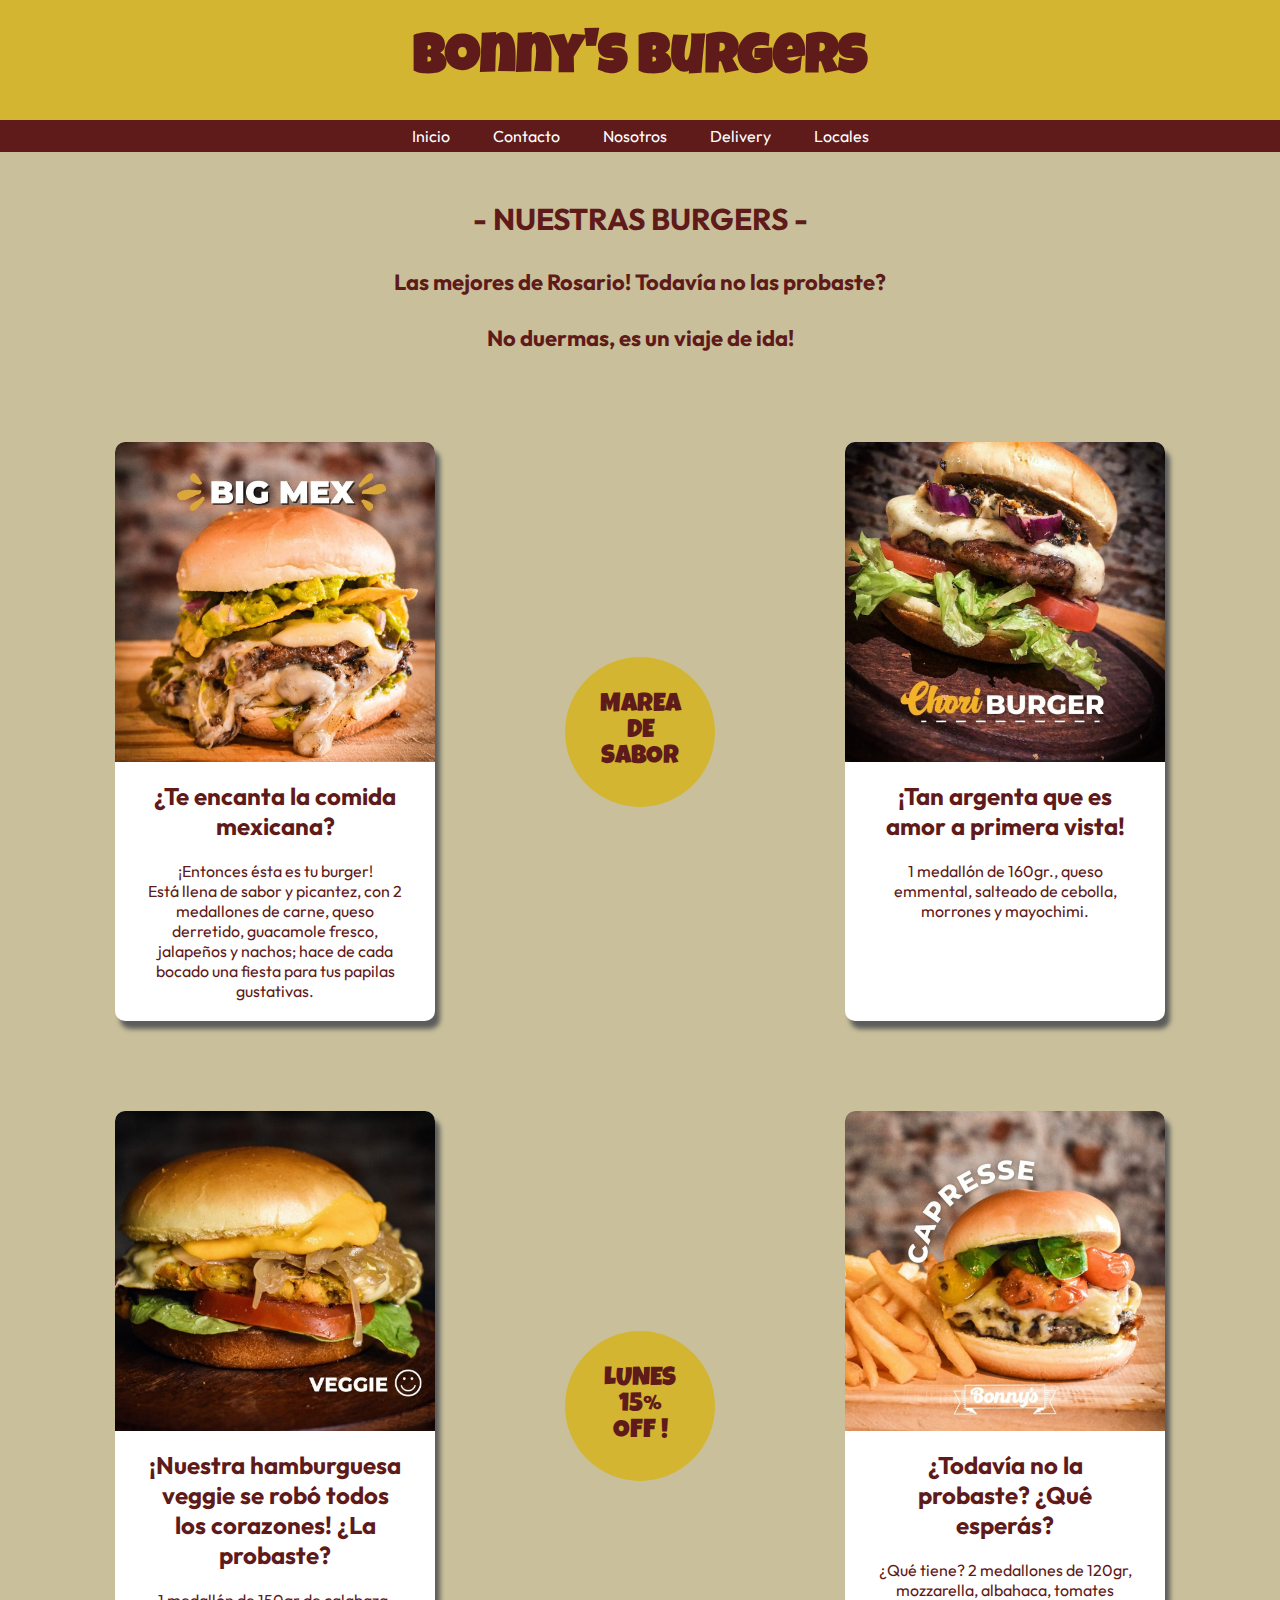
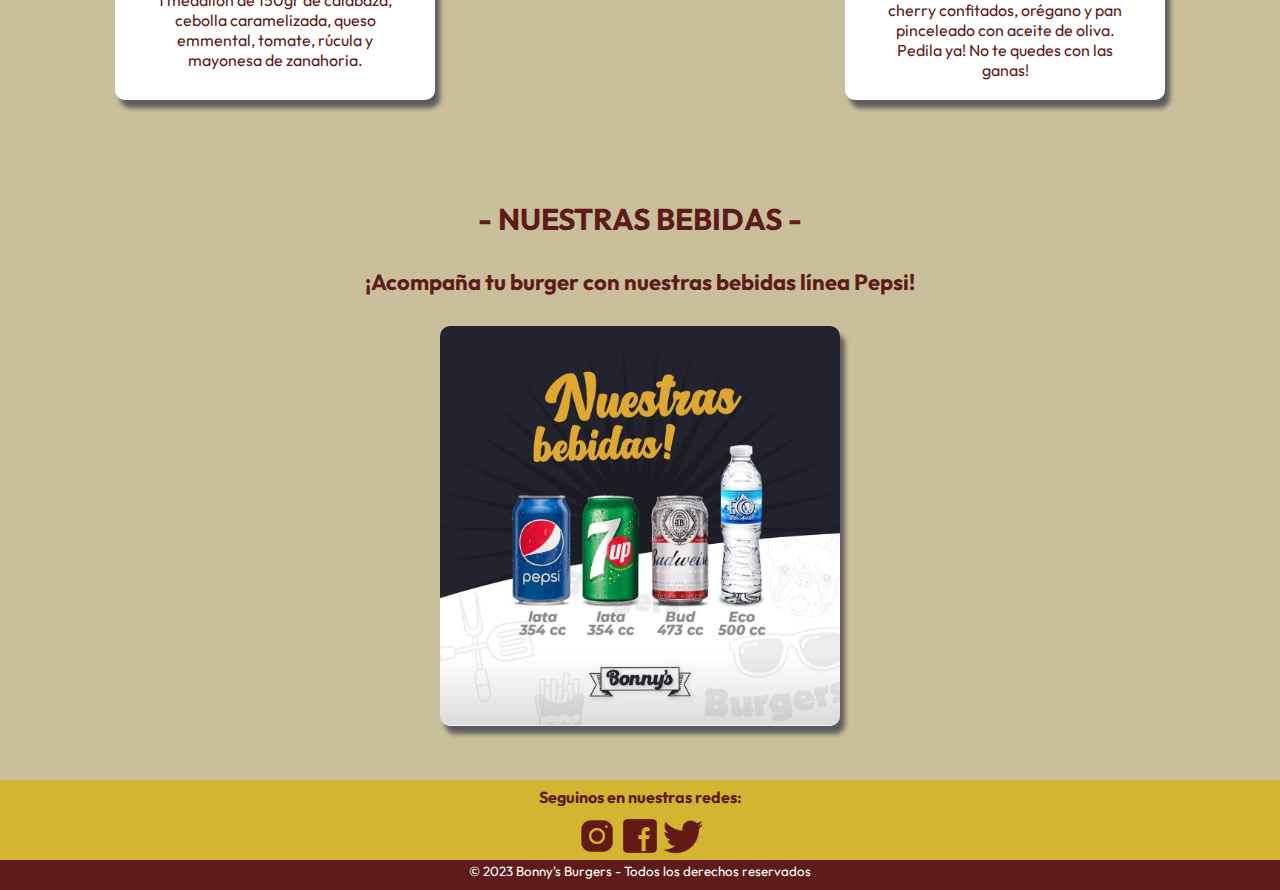
<file: index.html>
<!DOCTYPE html>
<html lang="es">
<head>
    <meta charset="UTF-8">
    <meta name="viewport" content="width=device-width, initial-scale=1.0">
    <meta name="description" content="Descubre una deliciosa experiencia gastronómica en nuestra página de hamburguesas. Desde hamburguesas clásicas con sabores auténticos hasta creaciones únicas que despiertan tus sentidos. ¡Las mejores hamburguesas de rosario">
    <meta name="keywords" content="Hamburguesas gourmet, Delivery de hamburguesas, Sabores únicos, Experiencia gastronómica, Comida rápida de calidad, Hamburguesas artesanales, Deliciosas opciones de hamburguesas, Pedido en línea de hamburguesas, Locales acogedores, Variedad de sabores, Ingredientes frescos, Hamburguesas personalizadas, Promociones especiales, Servicio de entrega a domicilio, Creaciones culinarias, Menú para todos los gustos, Hamburguesas jugosas.">
    <meta name="author" content="Mariano Gino Pignani">
    <meta name="copyright" content="Bonny's Burgers">
    <link rel="icon" type="image/png" href="img/icon.png">
    <link rel="stylesheet" href="https://cdnjs.cloudflare.com/ajax/libs/animate.css/4.1.1/animate.min.css">
    <link rel="stylesheet" href="css/estilos.css">
    <title>Bonnys Burgers</title>
</head>
<body>
    <!-- INICIO HEADER -->
    <header>
        <div class="encabezado">
            <h1 class="titulo"><a class="titulo" href="index.html"> Bonny's Burgers</a></h1>
            <nav class="barra">
                <ul class="listas">
                    <li class="lista"><a class="menu" href="index.html">Inicio</a></li>
                    <li class="lista"><a class="menu" href="pages/contacto.html">Contacto</a></li>
                    <li class="lista"><a class="menu" href="pages/nosotros.html">Nosotros</a></li>
                    <li class="lista"><a class="menu" href="pages/delivery.html">Delivery</a></li>
                    <li class="lista"><a class="menu" href="pages/locales.html">Locales</a></li>
                </ul>
            </nav>
        </div>    
    </header>
    <!-- FIN HEADER -->

    <!-- INICIO MAIN -->
    <main> 
        <h2 class="titlee animate__animated animate__bounce">- NUESTRAS BURGERS -</h2>
        <p class="pIndex">Las mejores de Rosario! Todavía no las probaste? <br><br>No duermas, es un viaje de ida!</p>
        <div class="contenedorImagenes">
            <div class="contenedor1">
                <div class="interna1">
                    <img class="hamb" src="img/mex.png" alt="hamburguesa mexicana" width="320px" height="320px">
                    <h2 class="subTitulo">¿Te encanta la comida mexicana?</h2>
                    <p class="parrafo">¡Entonces ésta es tu burger! <br>Está llena de sabor y picantez, con 2 medallones de carne, queso derretido, guacamole fresco, jalapeños y nachos; hace de cada bocado una fiesta para tus papilas gustativas.</p>
                </div>
                <div class="descuento animate__animated animate__heartBeat">
                    <p class="desc">MAREA <br>DE <br>SABOR</p>
                </div>
                <div class="interna2">
                    <img class="hamb" src="img/chori.png" alt="hamburguesa chori" width="320px" height="320px" >
                    <h2 class="subTitulo">¡Tan argenta que es amor a primera vista!</h2>
                    <p class="parrafo">1 medallón de 160gr., queso emmental, salteado de cebolla, morrones y mayochimi.</p>
                </div>
            </div> 
            <div class="contenedor2">   
                <div class="interna3">
                    <img class="hamb" src="img/veggie.png" alt="hamburguesa veggie" width="320px" height="320px">
                    <h2 class="subTitulo">¡Nuestra hamburguesa veggie se robó todos los corazones! ¿La probaste?</h2>
                    <p class="parrafo">1 medallón de 150gr de calabaza, cebolla caramelizada, queso emmental, tomate, rúcula y mayonesa de zanahoria.</p>
                </div>
                <div class="oferta animate__animated animate__heartBeat">
                    <p class="ofer">LUNES <br>15% <br>OFF !</p>
                </div>
                <div class="interna4">
                    <img class="hamb" src="img/capresse.png" alt="hamburguesa capresse" width="320px" height="320px">
                    <h2 class="subTitulo">¿Todavía no la probaste? ¿Qué esperás?</h2>
                    <p class="parrafo">¿Qué tiene? 2 medallones de 120gr, mozzarella, albahaca, tomates cherry confitados, orégano y pan pinceleado con aceite de oliva. Pedila ya! No te quedes con las ganas!</p>
                </div>
                </div>
        </div>
        <div class="contBebidas">
            <h2 class="bebidas">- NUESTRAS BEBIDAS -</h2>
            <p class="pBebidas">¡Acompaña tu burger con nuestras bebidas línea Pepsi!</p>
            <img class="imgBebidas" src="img/bebidas.png" alt="bebidas" width="400px" height="400px">
        </div>
    </main>
    <!-- FIN MAIN -->

    <!-- INICIO FOOTER -->
    <footer>
        <div class="contFoot">
            <p class="redes"><strong>Seguinos en nuestras redes:</strong></p>
            <div class="iconos">
                <a href="https://www.instagram.com/" target="_blank"><img class="icon" src="img/insta.png" alt="instagram" width="40px" height="40px"></a>
                <a href="https://www.facebook.com/" target="_blank"><img class="icon" src="img/face.png" alt="facebook" width="40px" height="40px"></a>
                <a href="https://twitter.com/" target="_blank"><img class="icon" src="img/tw.png" alt="twitter" width="40px" height="40px"></a>
            </div>
            
            <div class="copy">
                <small class="copyText">&#169 2023 Bonny's Burgers - Todos los derechos reservados</small>
            </div> 
        </div>
    </footer>
    <!-- FIN FOOTER -->
</body>
</html>
</file>
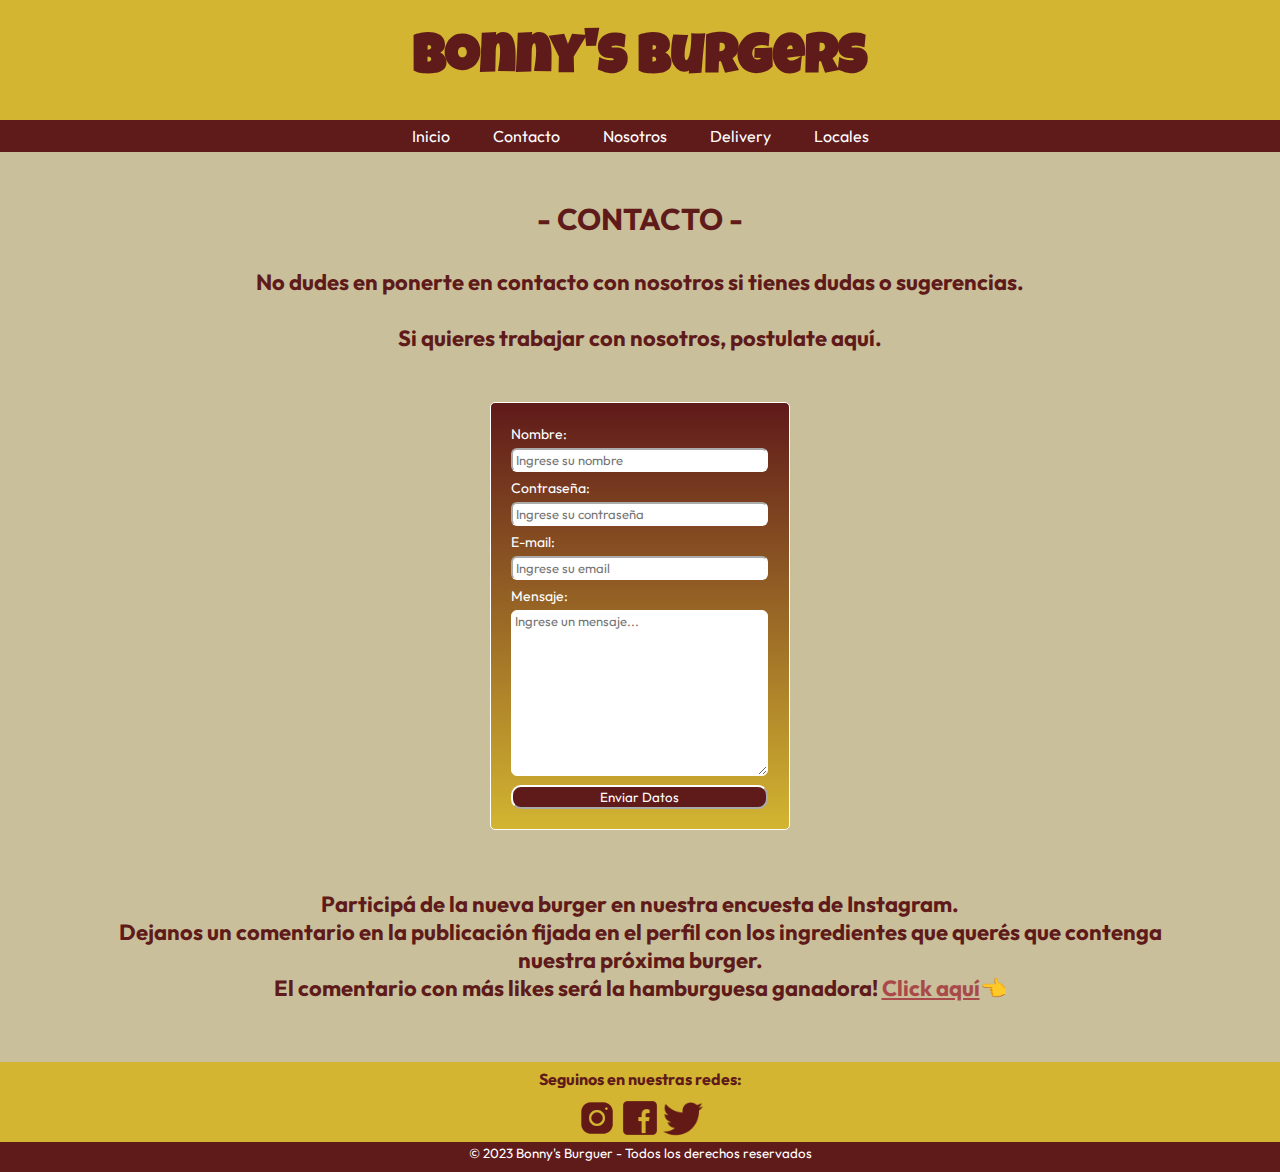
<file: pages/contacto.html>
<!DOCTYPE html>
<html lang="es">
<head>
    <meta charset="UTF-8">
    <meta name="viewport" content="width=device-width, initial-scale=1.0">
    <meta name="description" content="Conéctate con nosotros a través de nuestra página de contacto y comparte tus preguntas, comentarios o simplemente tu amor por las hamburguesas. Estamos aquí para atenderte y hacer de tu experiencia algo extraordinario. ¡Envíanos un mensaje y déjanos saber cómo podemos hacer que tu próxima visita sea aún más deliciosa!">
    <meta name="keywords" content="Contacto, Información de contacto, Comunicarse con nosotros, Consultas y sugerencias, Formulario de contacto, Atención al cliente, Teléfono de contacto, Correo electrónico para consultas, Redes sociales, Preguntas frecuentes, Asistencia al cliente.">
    <meta name="author" content="Mariano Gino Pignani">
    <meta name="copyright" content="Bonny's Burgers">
    <link rel="icon" type="image/png" href="../img/icon.png">
    <link rel="stylesheet" href="https://cdnjs.cloudflare.com/ajax/libs/animate.css/4.1.1/animate.min.css">
    <link rel="stylesheet" href="../css/estilos.css">
    <title>Contacto</title>
</head>
<body>
    <!-- INICIO HEADER -->
    <header>
        <div class="encabezado">
            <h1 class="titulo"><a class="titulo" href="../index.html"> Bonny's Burgers</a></h1>
            <nav class="barra">
                <ul class="listas">
                    <li class="lista"><a class="menu" href="../index.html">Inicio</a></li>
                    <li class="lista"><a class="menu" href="contacto.html">Contacto</a></li>
                    <li class="lista"><a class="menu" href="nosotros.html">Nosotros</a></li>
                    <li class="lista"><a class="menu" href="delivery.html">Delivery</a></li>
                    <li class="lista"><a class="menu" href="locales.html">Locales</a></li>
                </ul>
            </nav>
        </div>
    </header>
    <!-- FIN HEADER -->

    <!-- INICIO MAIN -->
    <main>
        <h2 class="contacto animate__animated animate__bounce">- CONTACTO -</h2>
        <p class="pContacto">No dudes en ponerte en contacto con nosotros si tienes dudas o sugerencias. <br><br> Si quieres trabajar con nosotros, postulate aquí.</p>
        <div class="form">
            <form class="formulario">
                <div>
                    <label class="label" for="nombre">Nombre:</label><br>
                    <input type="text" placeholder="Ingrese su nombre" class="input">
                </div> 
                <div>
                    <label class="label" for="contraseña">Contraseña:</label><br>
                    <input type="password" placeholder="Ingrese su contraseña" class="input">
                </div> 
                <div>
                    <label class="label" for="email">E-mail:</label><br>
                    <input type="email" placeholder="Ingrese su email" class="input">
                </div> 
                <div>
                    <label class="label" for="mensaje">Mensaje:</label><br>
                    <textarea placeholder="Ingrese un mensaje..." cols="30" rows="10" class="input"></textarea>
                </div> 
                <button class="enviar">Enviar Datos</button>
            </div>
        </form> 
        <p class="encuesta">Participá de la nueva burger en nuestra encuesta de Instagram. <br>Dejanos un comentario en la publicación fijada en el perfil con los ingredientes que querés que contenga nuestra próxima burger. <br>El comentario con más likes será la hamburguesa ganadora! <a class="click" href="https://www.instagram.com/" target="_blank"> Click aquí</a>👈 </p>
    </main>
    <!-- FIN MAIN -->

    <!-- INICIO FOOTER -->
    <footer>
        <div class="contFoot">
            <p class="redes"><strong>Seguinos en nuestras redes:</strong></p>
            <div class="iconos">
                    <a href="https://www.instagram.com/" target="_blank"><img src="../img/insta.png" alt="instagram" class="icon"></a>
                    <a href="https://www.facebook.com/" target="_blank"><img src="../img/face.png" alt="facebook" class="icon"></a>
                    <a href="https://twitter.com/" target="_blank"><img src="../img/tw.png" alt="twitter" class="icon"></a>
            </div>
            
            <div class="copy">
                <small class="copyText">&#169 2023 Bonny's Burguer - Todos los derechos reservados</small>
            </div> 
        </div>
    </footer>
    <!-- FIN FOOTER -->
</body>
</html>
</file>
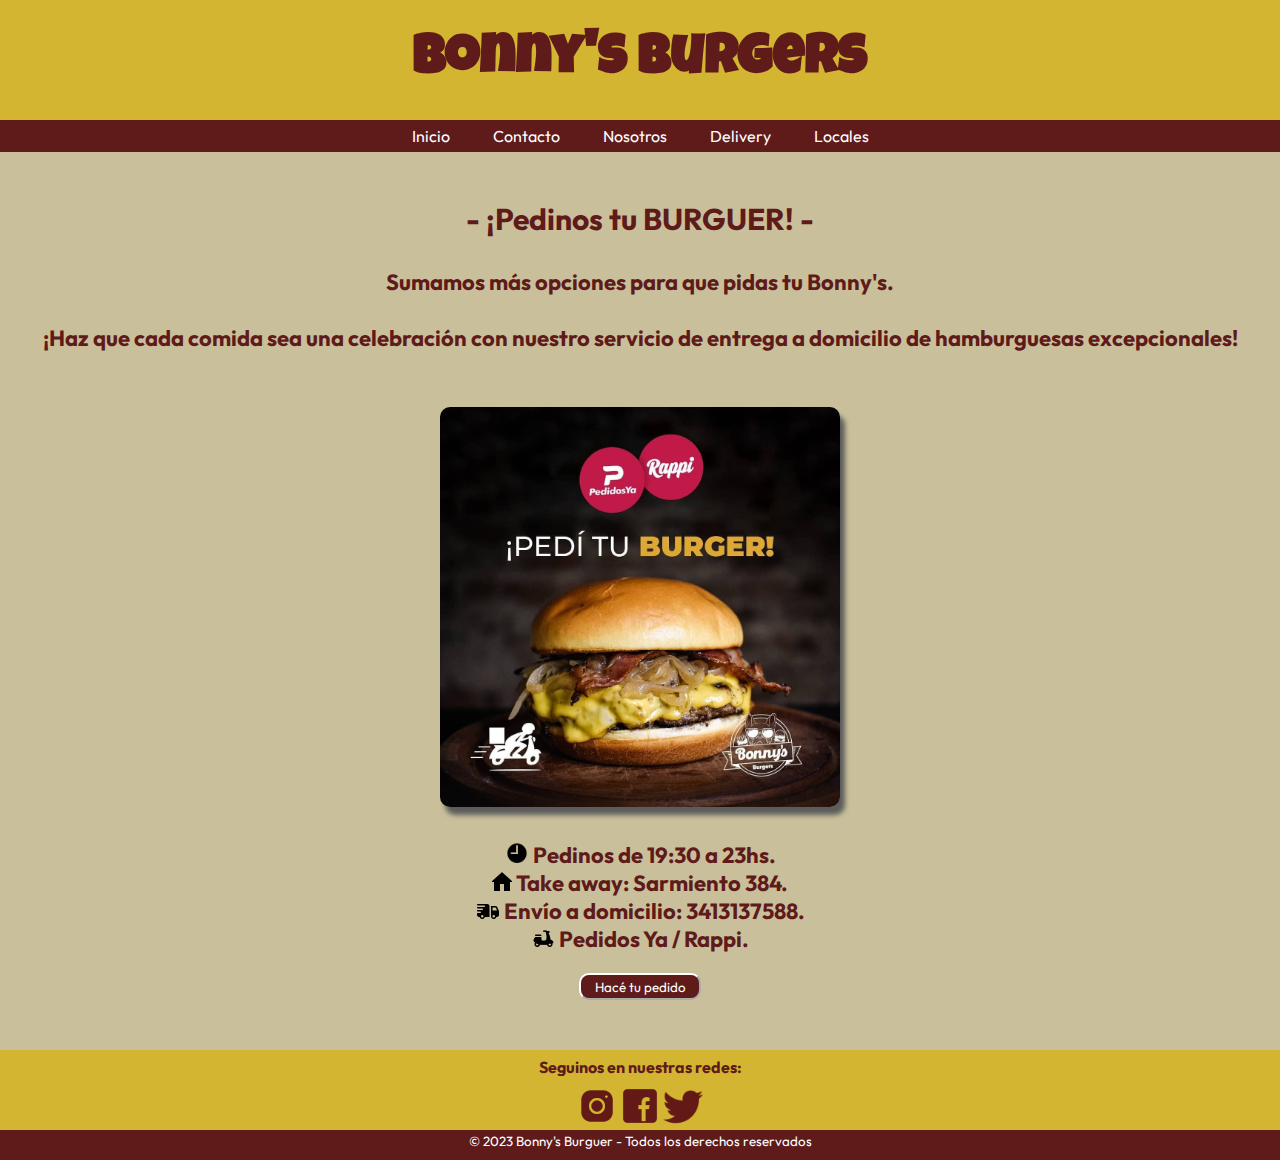
<file: pages/delivery.html>
<!DOCTYPE html>
<html lang="es">
<head>
    <meta charset="UTF-8">
    <meta name="viewport" content="width=device-width, initial-scale=1.0">
    <meta name="description" content="Disfruta de la comodidad de la entrega a domicilio desde nuestra página de delivery de hamburguesas. Realiza tu pedido en línea con facilidad y déjanos llevar la experiencia culinaria a la comodidad de tu hogar. Rápido, fácil y delicioso. ¡Haz que cada comida sea una celebración con nuestro servicio de entrega a domicilio de hamburguesas excepcionales!">
    <meta name="keywords" content="Delivery, Entrega a domicilio, Pedido en línea, Comida a domicilio, Servicio de entrega, Menú de entrega, Rápido y fácil, Entrega rápida, Opciones de entrega, Pedido en línea de hamburguesas, Envío a domicilio, Comida rápida a domicilio, Entrega rápida de hamburguesas, Pedir comida en línea, Entrega de comida deliciosa, Pedido fácil de hamburguesas, Servicio de entrega eficiente, Hamburguesas en la puerta de tu casa.">
    <meta name="author" content="Mariano Gino Pignani">
    <meta name="copyright" content="Bonny's Burgers">
    <link rel="icon" type="image/png" href="../img/icon.png">
    <link rel="stylesheet" href="https://cdnjs.cloudflare.com/ajax/libs/animate.css/4.1.1/animate.min.css">
    <link rel="stylesheet" href="../css/estilos.css">
    <title>Delivery</title>
</head>
<body>
    <!-- INICIO HEADER -->
    <header>
        <div class="encabezado">
            <h1 class="titulo"><a class="titulo" href="../index.html"> Bonny's Burgers</a></h1>
            <nav class="barra">
                <ul class="listas">
                    <li class="lista"><a class="menu" href="../index.html">Inicio</a></li>
                    <li class="lista"><a class="menu" href="contacto.html">Contacto</a></li>
                    <li class="lista"><a class="menu" href="nosotros.html">Nosotros</a></li>
                    <li class="lista"><a class="menu" href="delivery.html">Delivery</a></li>
                    <li class="lista"><a class="menu" href="locales.html">Locales</a></li>
                </ul>
            </nav>
        </div>
    </header>
    <!-- FIN HEADER -->

    <!-- INICIO MAIN -->
    <main>
        <div>
            <h2 class="h2 animate__animated animate__bounce">- ¡Pedinos tu BURGUER! -</h2>
            <p class="pH2">Sumamos más opciones para que pidas tu Bonny's. <br><br>¡Haz que cada comida sea una celebración con nuestro servicio de entrega a domicilio de hamburguesas excepcionales!</p>
            <div class="imgPedidos">
                <img class="fotoPedido" src="../img/delivery.png" alt="delivery" width="400px" height="400px">
            </div>
            <div class="textt">
                <p class="texto"><img src="../img/reloj.png" alt="reloj" width="24px">  Pedinos de 19:30 a 23hs. <br> <img src="../img/casaa.png" alt="local"> Take away: Sarmiento 384. <br><img src="../img/camion.png" alt="camion" width="24px"> Envío a domicilio: 3413137588. <br><img src="../img/moto.png" alt="moto" width="24px"> Pedidos Ya / Rappi.</p>
            </div>
            <div class="contBoton">
                <a href="https://pedidosya.com.ar/" target="_blank"><button class="botonPedido">Hacé tu pedido</button></a>
            </div>
        </div>
    </main>
    <!-- FIN MAIN -->

    <!-- INICIO FOOTER -->
    <footer>
        <div class="contFoot">
            <p class="redes"><strong>Seguinos en nuestras redes:</strong></p>
            <div class="iconos">
                    <a href="https://www.instagram.com/" target="_blank"><img class="icon" src="../img/insta.png" alt="instagram" width="40px" height="40px"></a>
                    <a href="https://www.facebook.com/" target="_blank"><img class="icon" src="../img/face.png" alt="facebook" width="40px" height="40px"></a>       
                    <a href="https://twitter.com/" target="_blank"><img class="icon" src="../img/tw.png" alt="twitter" width="40px" height="40px"></a>  
            </div>   
            <div class="copy">
                <small class="copyText">&#169 2023 Bonny's Burguer - Todos los derechos reservados</small>
            </div>
        </div>
    </footer>
    <!-- FIN FOOTER -->
</body>
</html>
</file>
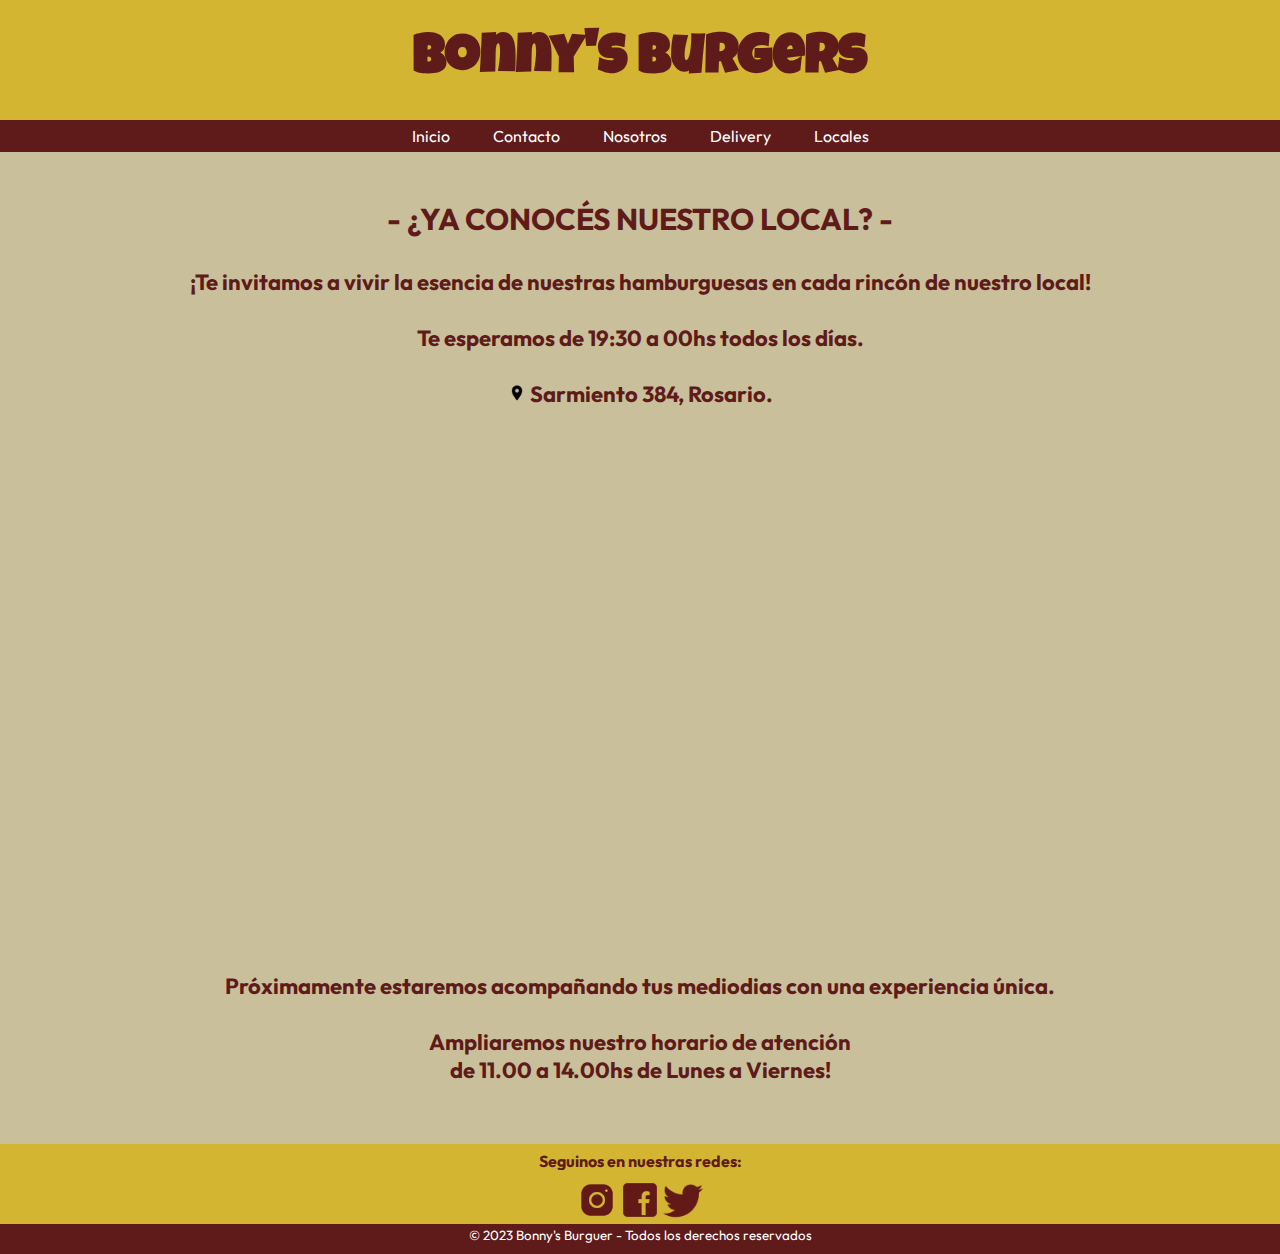
<file: pages/locales.html>
<!DOCTYPE html>
<html lang="es">
<head>
    <meta charset="UTF-8">
    <meta name="viewport" content="width=device-width, initial-scale=1.0">
    <meta name="description" content="Explora nuestro encantador locale y sumérgete en su ambiente acogedor. Descubre un espacio donde la pasión por las hamburguesas se encuentra con la hospitalidad. Nuestro local está diseñado para ofrecer experiencias únicas, desde la primera mordida hasta el último momento. ¡Te invitamos a vivir la esencia de nuestras hamburguesas en cada rincón de nuestro local!">
    <meta name="keywords" content="Local, Hamburguesería, Ubicación, Ambiente acogedor, Experiencia gastronómica, Menú del local, Visitar el local, Degustar en el local, Comer en el local, Retiro por local, Delicias locales.">
    <meta name="author" content="Mariano Gino Pignani">
    <meta name="copyright" content="Bonny's Burgers">
    <link rel="icon" type="image/png" href="../img/icon.png">
    <link rel="stylesheet" href="https://cdnjs.cloudflare.com/ajax/libs/animate.css/4.1.1/animate.min.css">
    <link rel="stylesheet" href="../css/estilos.css">
    <title>Locales</title>
</head>
<body>
    <!-- INICIO HEADER -->
    <header>
        <div class="encabezado">
            <h1 class="titulo"><a class="titulo" href="../index.html"> Bonny's Burgers</a></h1>
            <nav class="barra">
                <ul class="listas">
                    <li class="lista"><a class="menu" href="../index.html">Inicio</a></li>
                    <li class="lista"><a class="menu" href="contacto.html">Contacto</a></li>
                    <li class="lista"><a class="menu" href="nosotros.html">Nosotros</a></li>
                    <li class="lista"><a class="menu" href="delivery.html">Delivery</a></li>
                    <li class="lista"><a class="menu" href="locales.html">Locales</a></li>
                </ul>
            </nav>
        </div>
    </header>
    <!-- FIN HEADER -->

    <!-- INICIO MAIN -->
    <main>
        <h2 class="local animate__animated animate__bounce">- ¿YA CONOCÉS NUESTRO LOCAL? -</h2>
        <p class="pLocal">¡Te invitamos a vivir la esencia de nuestras hamburguesas en cada rincón de nuestro local! <br><br>Te esperamos de 19:30 a 00hs todos los días. <br><br><img src="../img/marcador.png" alt="" width="18px"> Sarmiento 384, Rosario.</p>
        <div class="contMapa">
            <iframe class="mapa" src="https://www.google.com/maps/embed?pb=!1m18!1m12!1m3!1d3348.3551144572775!2d-60.639653024976234!3d-32.94163257163421!2m3!1f0!2f0!3f0!3m2!1i1024!2i768!4f13.1!3m3!1m2!1s0x95b7ab2261b12747%3A0xc0e3056bacd89478!2sSarmiento%20384%2C%20S2000%20Rosario%2C%20Santa%20Fe!5e0!3m2!1ses!2sar!4v1700529396173!5m2!1ses!2sar" width="600" height="450" style="border:0;" allowfullscreen="" loading="lazy" referrerpolicy="no-referrer-when-downgrade"></iframe>
        </div>
        
        <p class="prox"> Próximamente estaremos acompañando tus mediodias con una experiencia única. <br><br>Ampliaremos nuestro horario de atención <br>de 11.00 a 14.00hs de Lunes a Viernes!</p>
        
    </main>
    <!-- FIN MAIN -->

    <!-- INICIO FOOTER -->
    <footer>
        <div class="contFoot">
            <p class="redes"><strong>Seguinos en nuestras redes:</strong></p>
            <div class="iconos">
                <a href="https://www.instagram.com/" target="_blank"><img class="icon" src="../img/insta.png" alt="instagram" width="40px" height="40px"></a>
                <a href="https://www.facebook.com/" target="_blank"><img class="icon" src="../img/face.png" alt="facebook" width="40px" height="40px"></a>
                <a href="https://twitter.com/" target="_blank"><img class="icon" src="../img/tw.png" alt="twitter" width="40px" height="40px"></a>
            </div>
            <div class="copy">
                <small class="copyText">&#169 2023 Bonny's Burguer - Todos los derechos reservados</small>
            </div>
        </div>
    </footer>
    <!-- FIN FOOTER -->
</body>
</html>
</file>
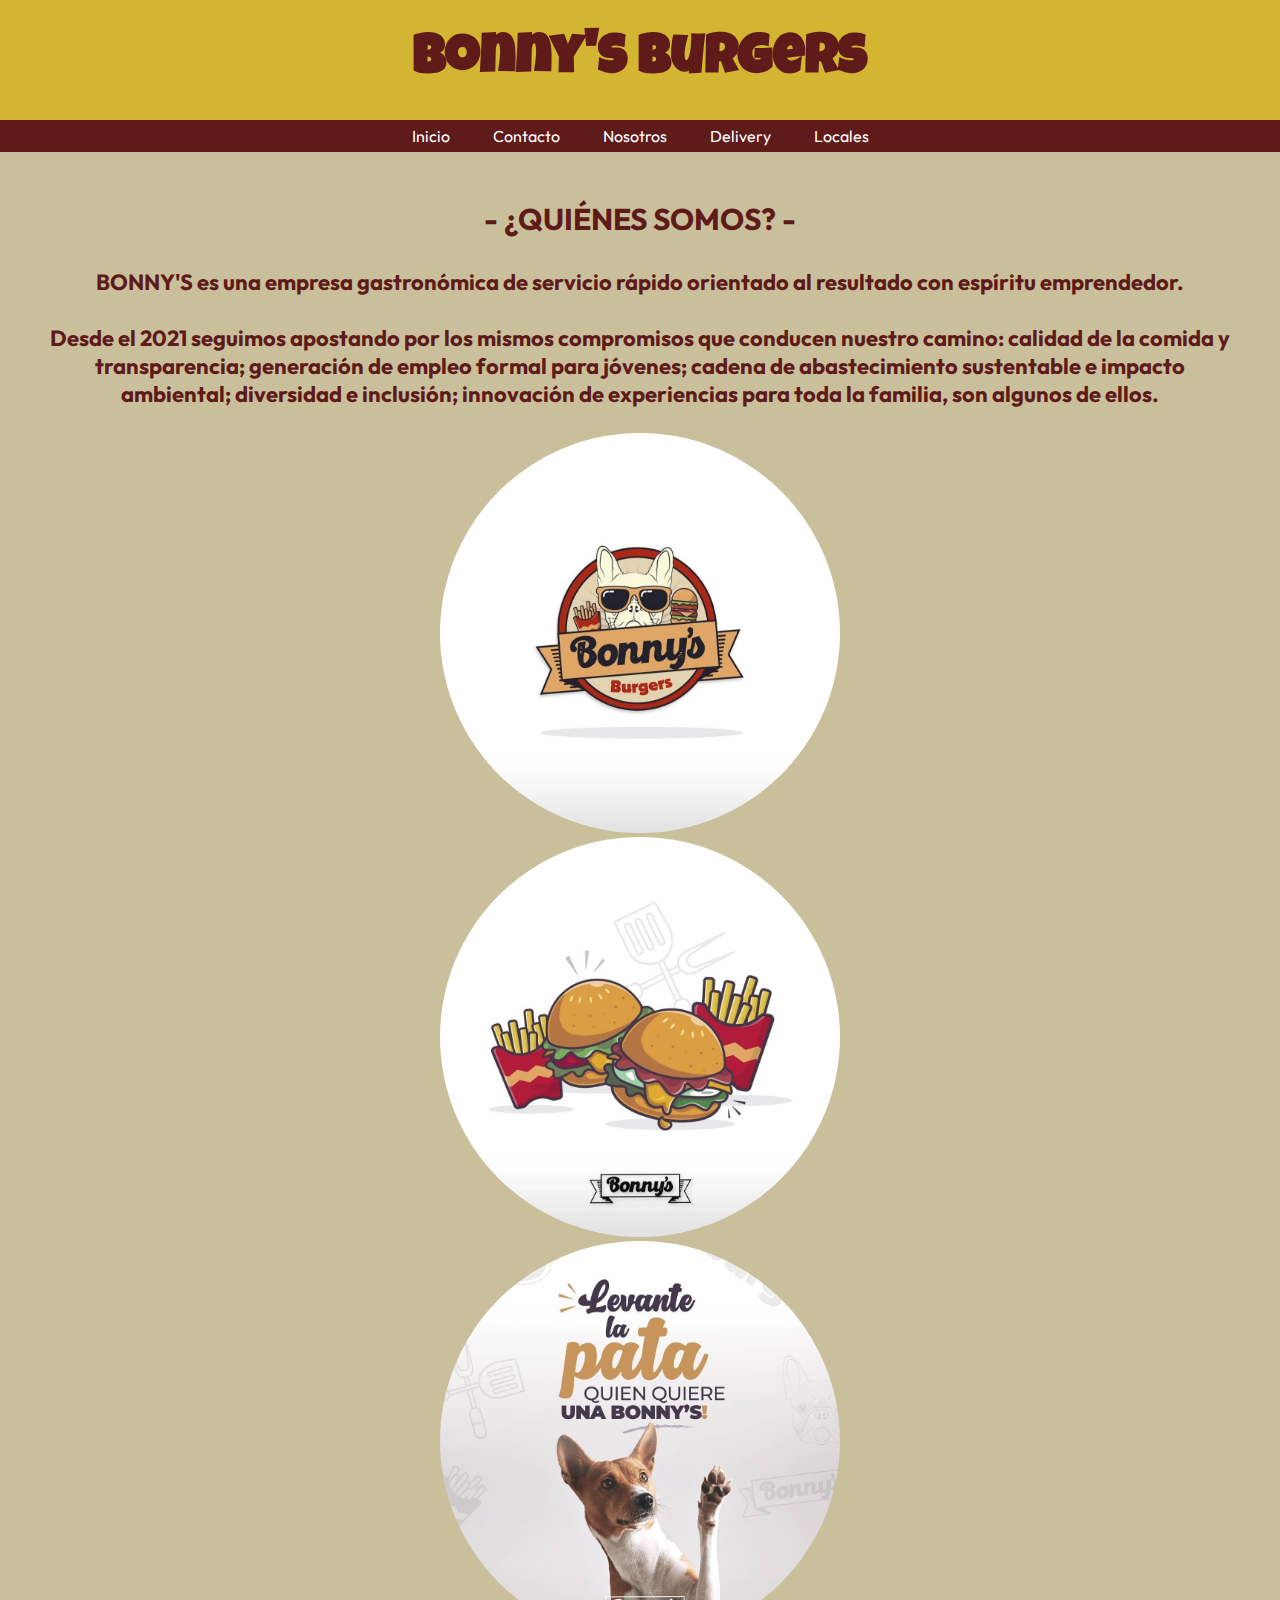
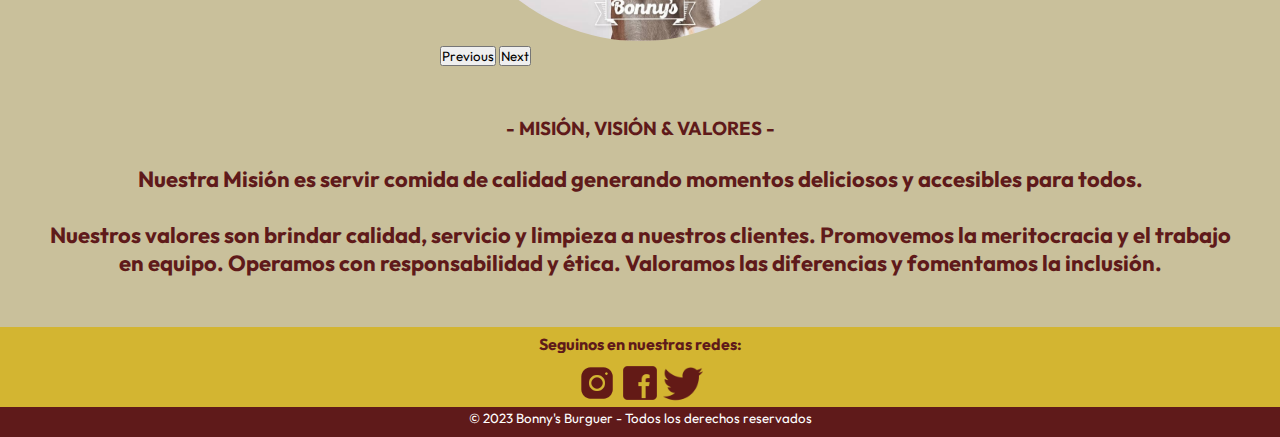
<file: pages/nosotros.html>
<!DOCTYPE html>
<html lang="es">
<head>
    <meta charset="UTF-8">
    <meta name="viewport" content="width=device-width, initial-scale=1.0">
    <meta name="description" content="Conoce la historia detrás de nuestras hamburguesas. Desde nuestros humildes comienzos hasta convertirnos en el destino preferido para amantes de las hamburguesas. Descubre nuestra pasión por la calidad, la creatividad culinaria y el servicio excepcional">
    <meta name="keywords" content="Nosotros, Historia de la empresa, Filosofía de la marca, Nuestro equipo, Compromiso culinario, Experiencia gastronómica, Pasión por las hamburguesas, Valores empresariales, Innovación culinaria, Compromiso con la calidad, Trayectoria, Creadores de hamburguesas, Detrás de escena, Visión de la empresa, Misión culinaria, Compromiso con el cliente, Equipo apasionado.">
    <meta name="author" content="Mariano Gino Pignani">
    <meta name="copyright" content="Bonny's Burgers"> <link href="https://cdn.jsdelivr.net/npm/bootstrap@5.3.2/dist/css/bootstrap.min.css" rel="stylesheet" integrity="sha384-T3c6CoIi6uLrA9TneNEoa7RxnatzjcDSCmG1MXxSR1GAsXEV/Dwwykc2MPK8M2HN" crossorigin="anonymous">
   
    <link rel="icon" type="image/png" href="../img/icon.png">
    <link rel="stylesheet" href="https://cdnjs.cloudflare.com/ajax/libs/animate.css/4.1.1/animate.min.css">
    <link rel="stylesheet" href="../css/estilos.css">
    <title>Nosotros</title>
</head>
<body>
    <!-- INICIO HEADER -->
    <header>
        <div class="encabezado">
            <h1 class="titulo"><a class="titulo" href="../index.html"> Bonny's Burgers</a></h1>
            <nav class="barra">
                <ul class="listas">
                    <li class="lista"><a class="menu" href="../index.html">Inicio</a></li>
                    <li class="lista"><a class="menu" href="contacto.html">Contacto</a></li>
                    <li class="lista"><a class="menu" href="nosotros.html">Nosotros</a></li>
                    <li class="lista"><a class="menu" href="delivery.html">Delivery</a></li>
                    <li class="lista"><a class="menu" href="locales.html">Locales</a></li>
                </ul>
            </nav>
        </div>    
    </header>
    <!-- FIN HEADER -->

    <!-- INICIO MAIN -->
    <main>
        <h2 class="nosotros animate__animated animate__bounce">- ¿QUIÉNES SOMOS? -</h2>
        <p class="pNosotros">BONNY'S es una empresa gastronómica de servicio rápido orientado al resultado con espíritu emprendedor. <br><br>Desde el 2021 seguimos apostando por los mismos compromisos que conducen nuestro camino: calidad de la comida y transparencia; generación de empleo formal para jóvenes; cadena de abastecimiento sustentable e impacto ambiental; diversidad e inclusión; innovación de experiencias para toda la familia, son algunos de ellos.
        </p>
        <div class="todo">
            <div id="carouselExample" class="carousel slide">
                <div class="carousel-inner">
                <div class="carousel-item active">
                    <img src="../img/logo.png" class="d-block w-100" alt="logo" width="400px" height="400px">
                </div>
                <div class="carousel-item">
                    <img src="../img/bonny.png" class="d-block w-100" alt="imagen bonny's" width="400px" height="400px">
                </div>
                <div class="carousel-item">
                    <img src="../img/bony.png" class="d-block w-100" alt="imagen bonny's burger" width="400px" height="400px">
                </div>
                </div>
                <button class="carousel-control-prev" type="button" data-bs-target="#carouselExample" data-bs-slide="prev">
                <span class="carousel-control-prev-icon" aria-hidden="true"></span>
                <span class="visually-hidden">Previous</span>
                </button>
                <button class="carousel-control-next" type="button" data-bs-target="#carouselExample" data-bs-slide="next">
                <span class="carousel-control-next-icon" aria-hidden="true"></span>
                <span class="visually-hidden">Next</span>
                </button>
            </div>
        </div> 
        <h3 class="mision">- MISIÓN, VISIÓN & VALORES -</h3>
        <p class="pMision">Nuestra Misión es servir comida de calidad generando momentos deliciosos y accesibles para todos. <br><br>
        Nuestros valores son brindar calidad, servicio y limpieza a nuestros clientes. Promovemos la meritocracia y el trabajo en equipo. Operamos con responsabilidad y ética. Valoramos las diferencias y fomentamos la inclusión.
        </p>
    </main>
    <!-- FIN MAIN -->

    <!-- INICIO FOOTER -->
    <footer>
        <div class="contFoot">
            <p class="redes"><strong>Seguinos en nuestras redes:</strong></p>
            <div class="iconos">
                <a href="https://www.instagram.com/" target="_blank"><img class="icon" src="../img/insta.png" alt="instagram" width="40px" height="40px"></a>
                <a href="https://www.facebook.com/" target="_blank"><img class="icon" src="../img/face.png" alt="facebook" width="40px" height="40px"></a>
                <a href="https://twitter.com/" target="_blank"><img class="icon" src="../img/tw.png" alt="twitter" width="40px" height="40px"></a>
            </div>
            
            <div class="copy">
                <small class="copyText">&#169 2023 Bonny's Burguer - Todos los derechos reservados</small>
            </div> 
        </div>
    </footer>
    <!-- FIN FOOTER -->
    <script src="https://cdn.jsdelivr.net/npm/bootstrap@5.3.2/dist/js/bootstrap.bundle.min.js" integrity="sha384-C6RzsynM9kWDrMNeT87bh95OGNyZPhcTNXj1NW7RuBCsyN/o0jlpcV8Qyq46cDfL" crossorigin="anonymous"></script>
</body>
</html>
</file>
<file: css/estilos.css>
@import url("https://fonts.googleapis.com/css2?family=Luckiest+Guy&family=Outfit&display=swap");
* {
  margin: 0;
  padding: 0;
  font-family: "Outfit", sans-serif;
  box-sizing: border-box;
}

@media (min-width: 1921px) and (max-width: 4500px) {
  body {
    background-color: rgb(207, 233, 241);
    min-height: 1921px;
  }
}

header {
  background-color: rgb(211, 181, 49);
  width: 100%;
  position: fixed;
  z-index: 99;
}
@media screen and (max-width: 400px) {
  header {
    position: sticky;
  }
}
header .encabezado {
  width: 100%;
  display: grid;
  grid-template-rows: 120px 30px;
}
@media screen and (max-width: 549px) {
  header .encabezado {
    grid-template-rows: 90px 30px;
  }
}
header .encabezado .titulo {
  font-family: "Luckiest Guy", cursive;
  align-self: center;
  justify-self: center;
  font-size: 55px;
  color: rgb(95, 26, 26);
  text-decoration: none;
}
@media screen and (max-width: 549px) {
  header .encabezado .titulo {
    font-size: 40px;
  }
}
@media screen and (max-width: 400px) {
  header .encabezado .titulo {
    font-size: 30px;
  }
}
header .encabezado .listas {
  list-style-type: none;
  text-align: center;
  background-color: rgb(95, 26, 26);
  margin: 0;
  padding: 0;
}
header .encabezado .listas .lista {
  display: inline-block;
}
@media screen and (max-width: 549px) {
  header .encabezado .listas .lista {
    font-size: 12px;
  }
}
@media screen and (max-width: 400px) {
  header .encabezado .listas .lista {
    display: inline-block;
  }
}
header .encabezado .listas .menu {
  display: block;
  color: white;
  text-decoration: none;
  width: 100%;
  transition: 1s;
  padding: 6px 20px 6px 20px;
}
@media screen and (max-width: 549px) {
  header .encabezado .listas .menu {
    padding: 10px 14px 10px 14px;
  }
}
@media screen and (max-width: 400px) {
  header .encabezado .listas .menu {
    padding: 8px 9px 8px 9px;
  }
}
header .encabezado .listas .menu:hover {
  color: rgb(95, 26, 26);
  background-color: white;
  border-radius: 5px;
}

main {
  width: 100%;
  padding-top: 150px;
  background-color: rgb(201, 192, 155);
  /*ARCHIVO INDEX */
  /* ARCHIVO CONTACTO */
  /* ARCHIVO NOSOTROS */
  /* ARCHIVO DELIVERY */
  /* ARCHIVO LOCALES */
}
@media screen and (max-width: 549px) {
  main {
    padding-top: 120px;
  }
}
@media screen and (max-width: 768px) {
  main {
    padding-top: 50px;
  }
}
main .titlee {
  text-align: center;
  padding-top: 50px;
  padding-bottom: 30px;
  font-size: 30px;
  color: rgb(95, 26, 26);
}
@media screen and (max-width: 549px) {
  main .titlee {
    padding-top: 50px;
    font-size: 22px;
  }
}
@media screen and (max-width: 400px) {
  main .titlee {
    padding-top: 0px;
  }
}
main .pIndex {
  text-align: center;
  color: rgb(95, 26, 26);
  font-weight: bold;
  font-size: 22px;
}
@media screen and (max-width: 549px) {
  main .pIndex {
    font-size: 14px;
  }
}
main .contenedor1 {
  margin-top: 90px;
  width: 100%;
  margin-bottom: 90px;
  display: grid;
  grid-template-columns: auto 180px auto;
}
@media screen and (max-width: 768px) {
  main .contenedor1 {
    grid-template-columns: auto 140px auto;
  }
}
@media screen and (max-width: 549px) {
  main .contenedor1 {
    margin-top: 50px;
    margin-bottom: 50px;
    grid-template-columns: auto;
    grid-template-rows: auto 140px auto;
  }
}
@media screen and (max-width: 400px) {
  main .contenedor1 {
    margin-top: 40px;
  }
}
main .contenedor1 .interna1 {
  width: 320px;
  background-color: white;
  text-align: center;
  border-radius: 10px;
  box-shadow: 5px 8px 5px 0px rgb(92, 92, 92);
  transition: transform 1s;
  justify-self: center;
}
@media screen and (max-width: 768px) {
  main .contenedor1 .interna1 {
    width: 210px;
  }
}
@media screen and (max-width: 549px) {
  main .contenedor1 .interna1 {
    margin-left: 0;
  }
}
@media screen and (max-width: 400px) {
  main .contenedor1 .interna1 {
    width: 200px;
    margin-left: 0;
  }
}
main .contenedor1 .interna1:hover {
  transform: scale(1.03);
  cursor: pointer;
}
main .contenedor1 .interna1 .subTitulo {
  padding: 15px 30px 15px 30px;
  color: rgb(95, 26, 26);
}
@media screen and (max-width: 768px) {
  main .contenedor1 .interna1 .subTitulo {
    padding: 15px;
  }
}
@media screen and (max-width: 549px) {
  main .contenedor1 .interna1 .subTitulo {
    padding: 13px;
    font-size: 20px;
  }
}
main .contenedor1 .interna1 .parrafo {
  padding: 5px 30px 20px 30px;
  color: rgb(95, 26, 26);
}
@media screen and (max-width: 768px) {
  main .contenedor1 .interna1 .parrafo {
    padding: 15px;
  }
}
@media screen and (max-width: 549px) {
  main .contenedor1 .interna1 .parrafo {
    padding: 13px;
    padding-top: 8px;
    font-size: 13px;
  }
}
main .contenedor1 .interna1 .hamb {
  border-top-right-radius: 10px;
  border-top-left-radius: 10px;
}
@media screen and (max-width: 768px) {
  main .contenedor1 .interna1 .hamb {
    width: 210px;
    height: 210px;
  }
}
@media screen and (max-width: 400px) {
  main .contenedor1 .interna1 .hamb {
    width: 200px;
    height: 200px;
  }
}
main .contenedor1 .descuento {
  display: flex;
  justify-content: center;
  align-items: center;
  align-self: center;
  justify-self: center;
  background-color: rgb(211, 181, 49);
  height: 150px;
  width: 150px;
  border-radius: 50%;
}
@media screen and (max-width: 768px) {
  main .contenedor1 .descuento {
    height: 100px;
    width: 100px;
  }
}
@media screen and (max-width: 549px) {
  main .contenedor1 .descuento {
    margin-top: 25px;
  }
}
main .contenedor1 .desc {
  font-family: "Luckiest Guy", cursive;
  text-align: center;
  color: rgb(95, 26, 26);
  font-size: 26px;
}
@media screen and (max-width: 768px) {
  main .contenedor1 .desc {
    font-size: 20px;
  }
}
main .contenedor1 .animate__heartBeat {
  animation-iteration-count: infinite;
}
main .contenedor1 .interna2 {
  width: 320px;
  background-color: white;
  text-align: center;
  border-radius: 10px;
  box-shadow: 5px 8px 5px 0px rgb(92, 92, 92);
  transition: transform 1s;
  justify-self: center;
}
@media screen and (max-width: 768px) {
  main .contenedor1 .interna2 {
    width: 210px;
  }
}
@media screen and (max-width: 549px) {
  main .contenedor1 .interna2 {
    margin-left: 0px;
    margin-top: 25px;
  }
}
@media screen and (max-width: 400px) {
  main .contenedor1 .interna2 {
    width: 200px;
    margin-left: 0;
  }
}
main .contenedor1 .interna2:hover {
  transform: scale(1.03);
  cursor: pointer;
}
main .contenedor1 .interna2 .subTitulo {
  padding: 15px 30px 15px 30px;
  color: rgb(95, 26, 26);
}
@media screen and (max-width: 768px) {
  main .contenedor1 .interna2 .subTitulo {
    padding: 15px;
  }
}
@media screen and (max-width: 549px) {
  main .contenedor1 .interna2 .subTitulo {
    padding: 13px;
    font-size: 20px;
  }
}
main .contenedor1 .interna2 .parrafo {
  padding: 5px 30px 20px 30px;
  color: rgb(95, 26, 26);
}
@media screen and (max-width: 768px) {
  main .contenedor1 .interna2 .parrafo {
    padding: 15px;
  }
}
@media screen and (max-width: 549px) {
  main .contenedor1 .interna2 .parrafo {
    padding: 13px;
    padding-top: 8px;
    font-size: 13px;
  }
}
main .contenedor1 .interna2 .hamb {
  border-top-right-radius: 10px;
  border-top-left-radius: 10px;
}
@media screen and (max-width: 768px) {
  main .contenedor1 .interna2 .hamb {
    width: 210px;
    height: 210px;
  }
}
@media screen and (max-width: 400px) {
  main .contenedor1 .interna2 .hamb {
    width: 200px;
    height: 200px;
  }
}
main .contenedor2 {
  margin-top: 90px;
  width: 100%;
  margin-bottom: 90px;
  display: grid;
  grid-template-columns: auto 180px auto;
}
@media screen and (max-width: 768px) {
  main .contenedor2 {
    grid-template-columns: auto 140px auto;
  }
}
@media screen and (max-width: 549px) {
  main .contenedor2 {
    grid-template-columns: auto;
    grid-template-rows: auto 140px auto;
    margin-bottom: 50px;
  }
}
main .contenedor2 .interna3 {
  width: 320px;
  background-color: white;
  text-align: center;
  border-radius: 10px;
  box-shadow: 5px 8px 5px 0px rgb(92, 92, 92);
  transition: transform 1s;
  justify-self: center;
}
@media screen and (max-width: 768px) {
  main .contenedor2 .interna3 {
    width: 210px;
  }
}
@media screen and (max-width: 549px) {
  main .contenedor2 .interna3 {
    margin-left: 0;
  }
}
@media screen and (max-width: 400px) {
  main .contenedor2 .interna3 {
    width: 200px;
    margin-left: 0;
  }
}
main .contenedor2 .interna3:hover {
  transform: scale(1.03);
  cursor: pointer;
}
main .contenedor2 .interna3 .subTitulo {
  padding: 15px 30px 15px 30px;
  color: rgb(95, 26, 26);
}
@media screen and (max-width: 768px) {
  main .contenedor2 .interna3 .subTitulo {
    padding: 15px;
  }
}
@media screen and (max-width: 549px) {
  main .contenedor2 .interna3 .subTitulo {
    padding: 13px;
    font-size: 20px;
  }
}
main .contenedor2 .interna3 .parrafo {
  padding: 5px 30px 20px 30px;
  color: rgb(95, 26, 26);
}
@media screen and (max-width: 768px) {
  main .contenedor2 .interna3 .parrafo {
    padding: 15px;
  }
}
@media screen and (max-width: 549px) {
  main .contenedor2 .interna3 .parrafo {
    padding: 13px;
    padding-top: 8px;
    font-size: 13px;
  }
}
main .contenedor2 .interna3 .hamb {
  border-top-right-radius: 10px;
  border-top-left-radius: 10px;
}
@media screen and (max-width: 768px) {
  main .contenedor2 .interna3 .hamb {
    width: 210px;
    height: 210px;
  }
}
@media screen and (max-width: 400px) {
  main .contenedor2 .interna3 .hamb {
    width: 200px;
    height: 200px;
  }
}
main .contenedor2 .oferta {
  display: flex;
  justify-content: center;
  align-items: center;
  align-self: center;
  justify-self: center;
  background-color: rgb(211, 181, 49);
  height: 150px;
  width: 150px;
  border-radius: 50%;
}
@media screen and (max-width: 768px) {
  main .contenedor2 .oferta {
    height: 100px;
    width: 100px;
  }
}
@media screen and (max-width: 549px) {
  main .contenedor2 .oferta {
    margin-top: 25px;
  }
}
main .contenedor2 .ofer {
  font-family: "Luckiest Guy", cursive;
  text-align: center;
  color: rgb(95, 26, 26);
  font-size: 26px;
}
@media screen and (max-width: 768px) {
  main .contenedor2 .ofer {
    font-size: 20px;
  }
}
main .contenedor2 .animate__heartBeat {
  animation-iteration-count: infinite;
}
main .contenedor2 .interna4 {
  width: 320px;
  background-color: white;
  text-align: center;
  border-radius: 10px;
  box-shadow: 5px 8px 5px 0px rgb(92, 92, 92);
  transition: transform 1s;
  justify-self: center;
}
@media screen and (max-width: 768px) {
  main .contenedor2 .interna4 {
    width: 210px;
  }
}
@media screen and (max-width: 549px) {
  main .contenedor2 .interna4 {
    margin-left: 0;
    margin-top: 25px;
  }
}
@media screen and (max-width: 400px) {
  main .contenedor2 .interna4 {
    width: 200px;
    margin-left: 0;
  }
}
main .contenedor2 .interna4:hover {
  transform: scale(1.03);
  cursor: pointer;
}
main .contenedor2 .interna4 .subTitulo {
  padding: 15px 30px 15px 30px;
  color: rgb(95, 26, 26);
}
@media screen and (max-width: 768px) {
  main .contenedor2 .interna4 .subTitulo {
    padding: 15px;
  }
}
@media screen and (max-width: 549px) {
  main .contenedor2 .interna4 .subTitulo {
    padding: 10px;
    font-size: 20px;
  }
}
main .contenedor2 .interna4 .parrafo {
  padding: 5px 30px 20px 30px;
  color: rgb(95, 26, 26);
}
@media screen and (max-width: 768px) {
  main .contenedor2 .interna4 .parrafo {
    padding: 15px;
  }
}
@media screen and (max-width: 549px) {
  main .contenedor2 .interna4 .parrafo {
    padding: 13px;
    padding-top: 8px;
    font-size: 13px;
  }
}
main .contenedor2 .interna4 .hamb {
  border-top-right-radius: 10px;
  border-top-left-radius: 10px;
}
@media screen and (max-width: 768px) {
  main .contenedor2 .interna4 .hamb {
    width: 210px;
    height: 210px;
  }
}
@media screen and (max-width: 400px) {
  main .contenedor2 .interna4 .hamb {
    width: 200px;
    height: 200px;
  }
}
main .contBebidas {
  text-align: center;
}
main .contBebidas .bebidas {
  text-align: center;
  padding-top: 10px;
  padding-bottom: 30px;
  font-size: 30px;
  color: rgb(95, 26, 26);
}
@media screen and (max-width: 549px) {
  main .contBebidas .bebidas {
    font-size: 20px;
  }
}
main .contBebidas .pBebidas {
  text-align: center;
  padding-bottom: 30px;
  color: rgb(95, 26, 26);
  font-weight: bold;
  font-size: 22px;
}
@media screen and (max-width: 549px) {
  main .contBebidas .pBebidas {
    font-size: 14px;
  }
}
main .contBebidas .imgBebidas {
  border-radius: 10px;
  margin-bottom: 50px;
  box-shadow: 5px 8px 5px 0px rgb(92, 92, 92);
  transition: transform 1s;
}
@media screen and (max-width: 549px) {
  main .contBebidas .imgBebidas {
    width: 300px;
    height: 300px;
  }
}
@media screen and (max-width: 400px) {
  main .contBebidas .imgBebidas {
    width: 260px;
    height: 260px;
  }
}
main .contBebidas .imgBebidas:hover {
  transform: scale(1.03);
  cursor: pointer;
}
main .contacto {
  text-align: center;
  padding-top: 50px;
  padding-bottom: 30px;
  font-size: 30px;
  color: rgb(95, 26, 26);
}
@media screen and (max-width: 549px) {
  main .contacto {
    padding-top: 50px;
    font-size: 22px;
  }
}
@media screen and (max-width: 400px) {
  main .contacto {
    padding-top: 0px;
  }
}
main .pContacto {
  text-align: center;
  padding-bottom: 25px;
  padding-left: 80px;
  padding-right: 80px;
  color: rgb(95, 26, 26);
  font-weight: bold;
  font-size: 22px;
}
@media screen and (max-width: 549px) {
  main .pContacto {
    padding-bottom: 13px;
    font-size: 16px;
  }
}
main .form {
  padding-bottom: 30px;
}
main .form .formulario {
  width: 300px;
  margin: auto;
  background-image: linear-gradient(to top, rgb(211, 181, 49), rgb(95, 26, 26));
  padding: 20px;
  border: 1.5px solid white;
  border-radius: 5px;
  margin-bottom: 30px;
  margin-top: 25px;
}
@media screen and (max-width: 549px) {
  main .form .formulario {
    width: 260px;
  }
}
main .form .formulario .input {
  margin-top: 5px;
  margin-bottom: 5px;
  font-size: 13px;
  padding-top: 2px;
  padding-bottom: 2px;
  width: 257px;
  padding-left: 3px;
  border-radius: 6px;
  border-color: white;
}
@media screen and (max-width: 549px) {
  main .form .formulario .input {
    width: 220px;
  }
}
main .form .formulario .label {
  font-size: 14px;
  color: white;
}
@media screen and (max-width: 549px) {
  main .form .formulario .label {
    font-size: 13x;
  }
}
main .form .formulario .enviar {
  background-color: rgb(95, 26, 26);
  color: white;
  height: 24px;
  width: 257px;
  text-align: center;
  border-radius: 10px;
  border-color: white;
  transition: transform 0.6s;
}
@media screen and (max-width: 549px) {
  main .form .formulario .enviar {
    width: 220px;
  }
}
main .form .formulario .enviar:hover {
  transform: scale(1.05);
  cursor: pointer;
}
main .encuesta {
  color: rgb(95, 26, 26);
  padding-left: 80px;
  padding-right: 80px;
  font-size: 22px;
  text-align: center;
  padding-bottom: 60px;
  font-weight: bold;
}
@media screen and (max-width: 549px) {
  main .encuesta {
    font-size: 15px;
  }
}
main .click {
  color: rgb(170, 73, 73);
}
main .nosotros {
  text-align: center;
  padding-top: 50px;
  padding-bottom: 30px;
  font-size: 30px;
  color: rgb(95, 26, 26);
  font-weight: bold;
}
@media screen and (max-width: 549px) {
  main .nosotros {
    padding-top: 50px;
    font-size: 22px;
  }
}
@media screen and (max-width: 400px) {
  main .nosotros {
    padding-top: 0px;
  }
}
main .pNosotros {
  text-align: center;
  padding-bottom: 25px;
  color: rgb(95, 26, 26);
  padding-left: 45px;
  padding-right: 45px;
  font-weight: bold;
  font-size: 22px;
}
@media screen and (max-width: 549px) {
  main .pNosotros {
    font-size: 16px;
  }
}
main .mision {
  text-align: center;
  padding-bottom: 25px;
  padding-top: 50px;
  color: rgb(95, 26, 26);
  font-weight: bold;
}
@media screen and (max-width: 549px) {
  main .mision {
    font-size: 22px;
  }
}
main .pMision {
  text-align: center;
  padding-bottom: 50px;
  color: rgb(95, 26, 26);
  padding-left: 45px;
  padding-right: 45px;
  margin-bottom: 0;
  font-weight: bold;
  font-size: 22px;
}
@media screen and (max-width: 549px) {
  main .pMision {
    font-size: 16px;
  }
}
main .todo {
  display: grid;
  width: 100%;
}
main .todo .slide {
  width: 400px;
  justify-self: center;
}
@media screen and (max-width: 549px) {
  main .todo .slide {
    width: 300px;
  }
}
@media screen and (max-width: 400px) {
  main .todo .slide {
    width: 280px;
  }
}
main .todo .slide .d-block {
  border-radius: 50%;
}
main .todo .slide .carousel-control-prev-icon {
  background-color: rgb(211, 181, 49);
  border-radius: 50%;
}
main .todo .slide .carousel-control-next-icon {
  background-color: rgb(211, 181, 49);
  border-radius: 50%;
}
main .h2 {
  text-align: center;
  padding-top: 50px;
  padding-bottom: 30px;
  font-size: 30px;
  color: rgb(95, 26, 26);
}
@media screen and (max-width: 549px) {
  main .h2 {
    padding-top: 50px;
    font-size: 22px;
  }
}
@media screen and (max-width: 400px) {
  main .h2 {
    padding-top: 0px;
  }
}
main .pH2 {
  text-align: center;
  padding-bottom: 25px;
  color: rgb(95, 26, 26);
  font-weight: bold;
  font-size: 22px;
}
@media screen and (max-width: 549px) {
  main .pH2 {
    font-size: 16px;
    padding-left: 45px;
    padding-right: 45px;
  }
}
main .imgPedidos {
  text-align: center;
  margin-top: 30px;
}
main .imgPedidos .fotoPedido {
  border-radius: 10px;
  box-shadow: 5px 8px 5px 0px rgb(92, 92, 92);
  transition: transform 1s;
}
@media screen and (max-width: 549px) {
  main .imgPedidos .fotoPedido {
    width: 300px;
    height: 300px;
  }
}
@media screen and (max-width: 400px) {
  main .imgPedidos .fotoPedido {
    width: 280px;
    height: 280px;
  }
}
main .imgPedidos .fotoPedido:hover {
  transform: scale(1.03);
  cursor: pointer;
}
main .texto {
  text-align: center;
  padding-top: 30px;
  color: rgb(95, 26, 26);
  font-weight: bold;
  font-size: 22px;
}
@media screen and (max-width: 549px) {
  main .texto {
    font-size: 15px;
    padding-left: 45px;
    padding-right: 45px;
  }
}
main .contBoton {
  text-align: center;
  padding-top: 20px;
  padding-bottom: 50px;
}
main .contBoton .botonPedido {
  background-color: rgb(95, 26, 26);
  color: white;
  height: 27px;
  width: 122px;
  cursor: pointer;
  border-radius: 10px;
  border-color: white;
  transition: transform 0.6s;
}
main .contBoton .botonPedido:hover {
  transform: scale(1.05);
}
main .local {
  text-align: center;
  padding-top: 50px;
  padding-bottom: 30px;
  font-size: 30px;
  color: rgb(95, 26, 26);
}
@media screen and (max-width: 549px) {
  main .local {
    padding-top: 50px;
    font-size: 22px;
  }
}
@media screen and (max-width: 400px) {
  main .local {
    padding-top: 0px;
  }
}
main .pLocal {
  text-align: center;
  padding-bottom: 40px;
  padding-left: 80px;
  padding-right: 80px;
  color: rgb(95, 26, 26);
  font-weight: bold;
  font-size: 22px;
}
@media screen and (max-width: 549px) {
  main .pLocal {
    font-size: 15px;
  }
}
main .contMapa {
  text-align: center;
  padding-bottom: 55px;
}
main .contMapa .mapa {
  border-radius: 10px;
}
@media screen and (max-width: 549px) {
  main .contMapa .mapa {
    width: 300px;
    height: 300px;
  }
}
@media screen and (max-width: 400px) {
  main .contMapa .mapa {
    width: 280px;
    height: 280px;
  }
}
main .prox {
  color: rgb(95, 26, 26);
  padding: 15px;
  font-size: 22px;
  text-align: center;
  padding-bottom: 60px;
  font-weight: bold;
}
@media screen and (max-width: 549px) {
  main .prox {
    font-size: 15px;
  }
}

footer {
  width: 100%;
}

footer .contFoot {
  width: 100%;
  background-color: rgb(211, 181, 49);
  margin-bottom: 0;
  display: flex;
  flex-direction: column;
}
@media screen and (max-width: 549px) {
  footer .contFoot {
    grid-template-columns: 40px 40px 20px;
  }
}

footer .contFoot .redes {
  height: 26px;
  text-align: center;
  padding-top: 7px;
  background-color: rgb(211, 181, 49);
  color: rgb(95, 26, 26);
  justify-content: center;
  margin-bottom: 0;
}
@media screen and (max-width: 549px) {
  footer .contFoot .redes {
    font-size: 13px;
  }
}
@media screen and (max-width: 400px) {
  footer .contFoot .redes {
    font-size: 12px;
  }
}

footer .contFoot .iconos {
  height: 60x;
  text-align: center;
  padding-top: 10px;
  background-color: rgb(211, 181, 49);
  justify-content: center;
}

footer .contFoot .iconos .icon {
  width: 40px;
  height: 40px;
  filter: invert(10%) sepia(57%) saturate(3353%) hue-rotate(346deg) brightness(95%) contrast(93%);
}
@media screen and (max-width: 549px) {
  footer .contFoot .iconos .icon {
    width: 32px;
    height: 32px;
  }
}
@media screen and (max-width: 400px) {
  footer .contFoot .iconos .icon {
    width: 30px;
    height: 30px;
  }
}

footer .contFoot .copy {
  background-color: rgb(95, 26, 26);
  color: white;
  height: 30px;
  text-align: center;
  justify-content: center;
}

@media screen and (max-width: 400px) {
  footer .contFoot .copy .copyText {
    font-size: 10px;
  }
}/*# sourceMappingURL=estilos.css.map */
</file>
